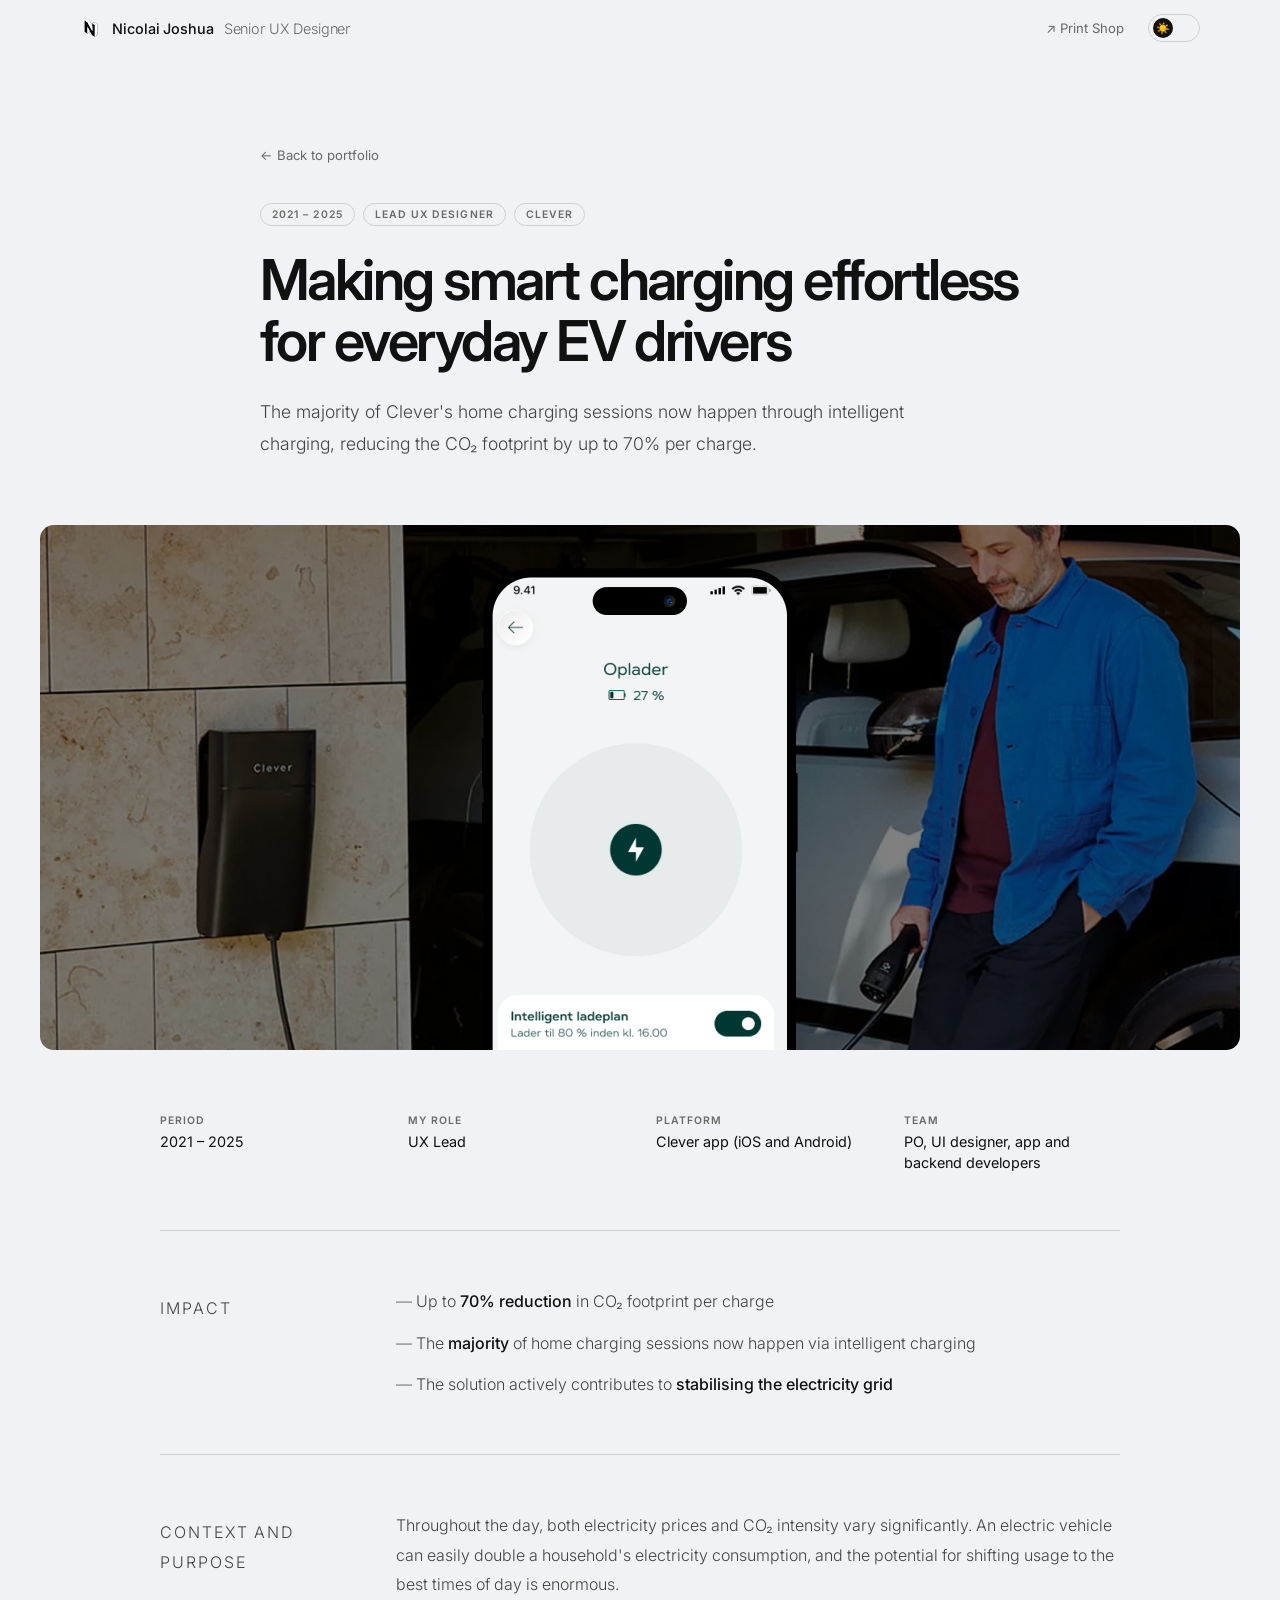
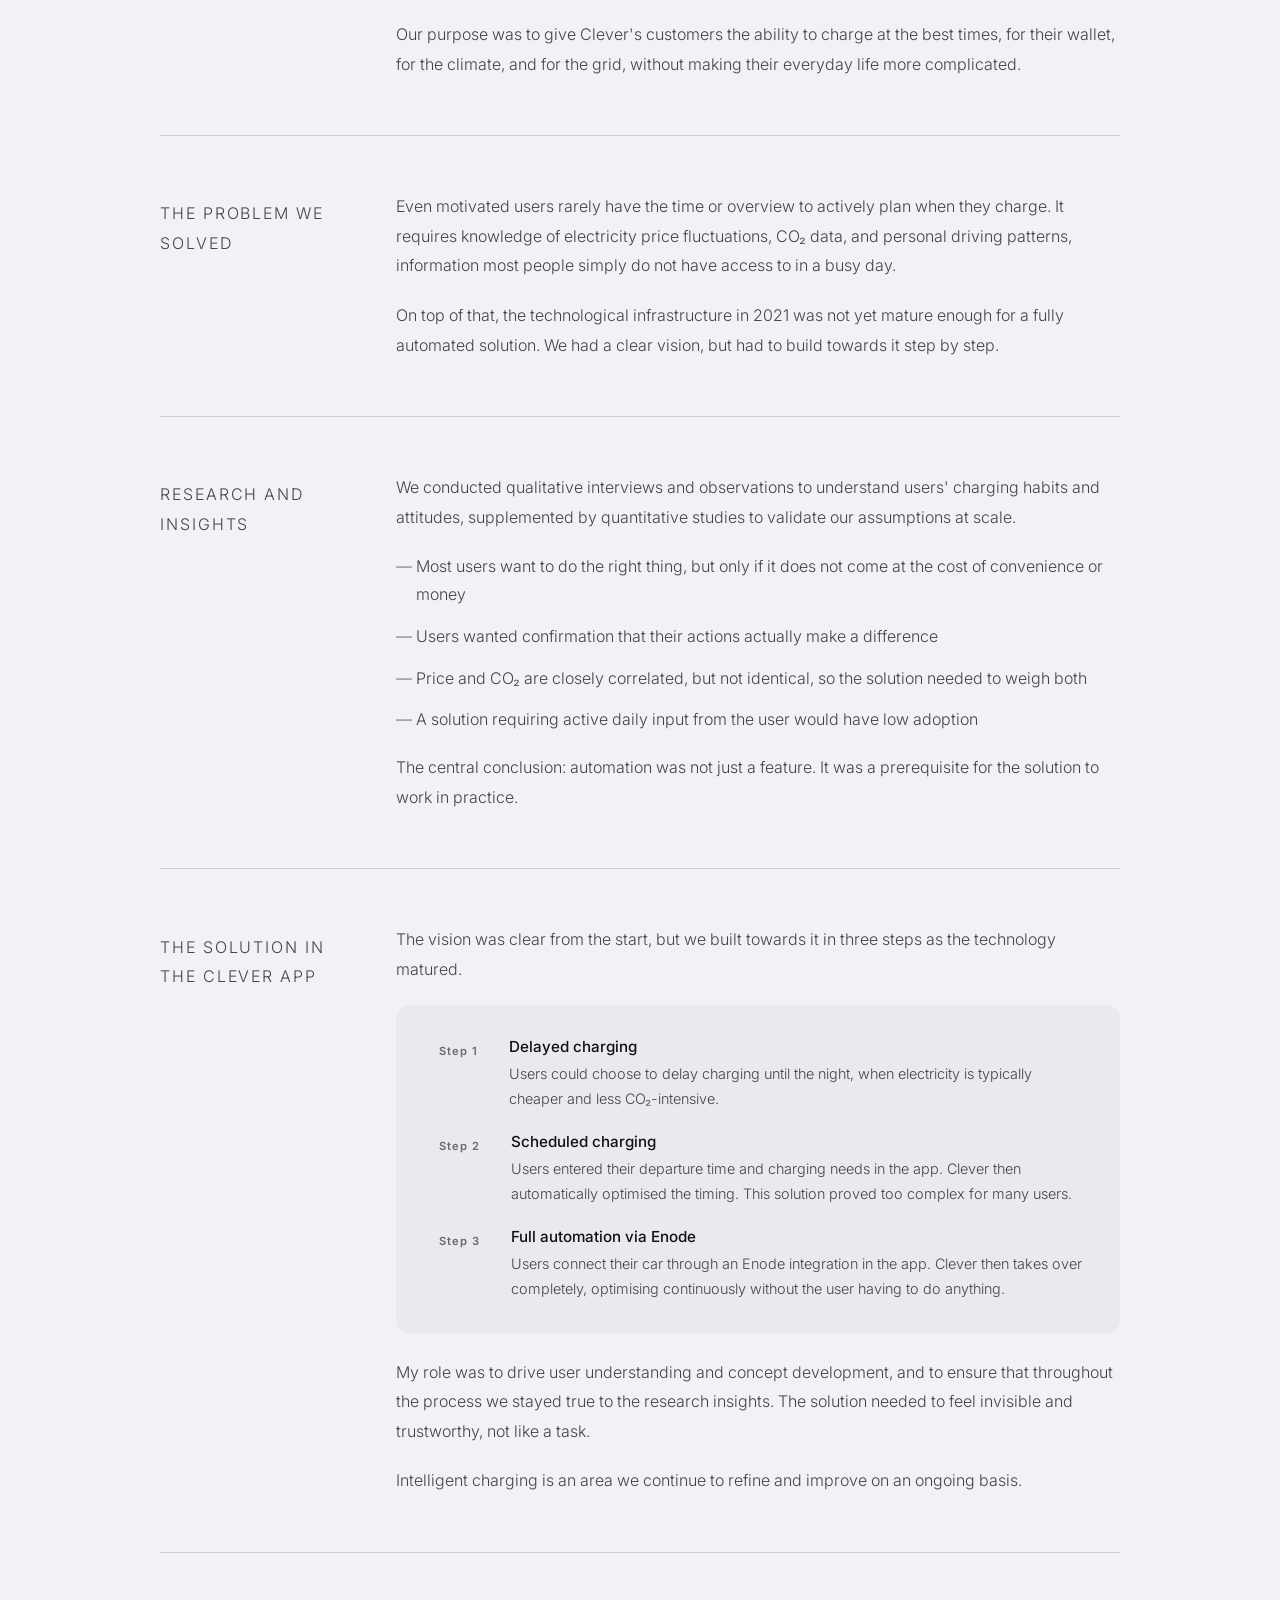
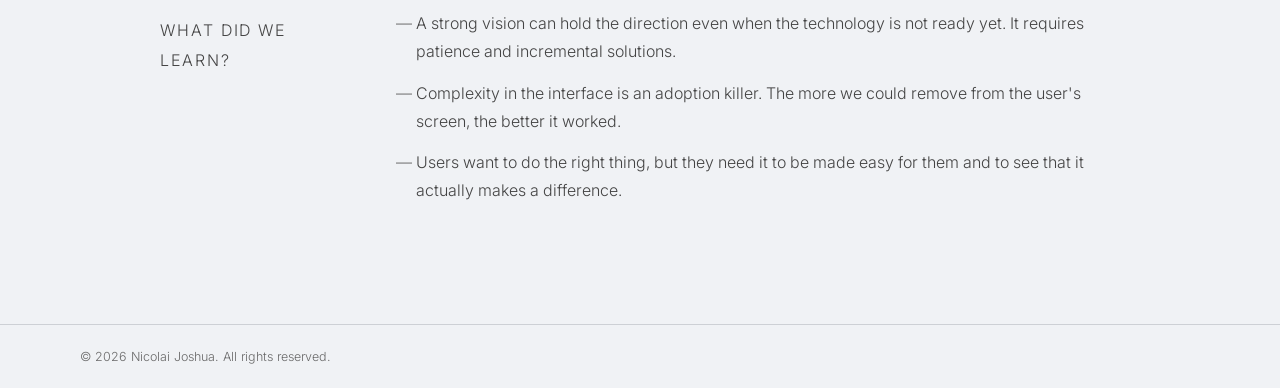
<file: case-intelligent-charging.html>
<!DOCTYPE html>
<html lang="en">
<head>
<meta charset="UTF-8">
<meta name="viewport" content="width=device-width, initial-scale=1.0, viewport-fit=cover">
<meta name="color-scheme" content="light dark">
<script src="assets/js/theme.js?v=20260611-6"></script>
<!-- Cloudflare Web Analytics -->
<script defer src="https://static.cloudflareinsights.com/beacon.min.js" data-cf-beacon='{"token":"ebe53291910f4ebea6fbabf977471f56"}'></script>
<!-- End Cloudflare Web Analytics -->
<title>Intelligent Charging — Nicolai Joshua</title>
<meta name="description" content="Case study: How Clever made it possible for EV drivers to charge at the cheapest and least CO₂-intensive times, automatically.">
<link rel="canonical" href="https://nicolaijoshua.com/case-intelligent-charging.html">
<meta name="author" content="Nicolai Joshua">
<meta property="og:type" content="article">
<meta property="og:site_name" content="Nicolai Joshua">
<meta property="og:title" content="Intelligent Charging — Nicolai Joshua">
<meta property="og:description" content="Case study: How Clever made it possible for EV drivers to charge at the cheapest and least CO₂-intensive times, automatically.">
<meta property="og:url" content="https://nicolaijoshua.com/case-intelligent-charging.html">
<meta property="og:image" content="https://nicolaijoshua.com/case-intelligent-opladning.jpg">
<meta property="og:image:alt" content="Clever app showing intelligent charging plan on a phone screen">
<meta name="twitter:card" content="summary_large_image">
<meta name="twitter:title" content="Intelligent Charging — Nicolai Joshua">
<meta name="twitter:description" content="Case study: How Clever made it possible for EV drivers to charge at the cheapest and least CO₂-intensive times, automatically.">
<meta name="twitter:image" content="https://nicolaijoshua.com/case-intelligent-opladning.jpg">
<link rel="icon" type="image/svg+xml" href="/favicon.svg">
<link rel="icon" type="image/png" sizes="96x96" href="/favicon-96x96.png">
<link rel="icon" type="image/x-icon" href="/favicon.ico">
<link rel="apple-touch-icon" href="/apple-touch-icon.png">
<link rel="manifest" href="/site.webmanifest">
<link rel="preconnect" href="https://fonts.googleapis.com">
<link rel="preconnect" href="https://fonts.gstatic.com" crossorigin>
<link href="https://fonts.googleapis.com/css2?family=Inter:wght@300;400;500;600&display=swap" rel="stylesheet">
<script type="application/ld+json">
{
  "@context": "https://schema.org",
  "@type": "CreativeWork",
  "@id": "https://nicolaijoshua.com/case-intelligent-charging.html#case-study",
  "url": "https://nicolaijoshua.com/case-intelligent-charging.html",
  "name": "Intelligent Charging",
  "headline": "Intelligent Charging",
  "description": "Case study: How Clever made it possible for EV drivers to charge at the cheapest and least CO2-intensive times, automatically.",
  "image": "https://nicolaijoshua.com/case-intelligent-opladning.jpg",
  "author": {
    "@type": "Person",
    "name": "Nicolai Joshua",
    "url": "https://nicolaijoshua.com/"
  },
  "publisher": {
    "@type": "Person",
    "name": "Nicolai Joshua",
    "url": "https://nicolaijoshua.com/"
  },
  "inLanguage": "en",
  "about": [
    "UX design",
    "EV charging",
    "Intelligent charging",
    "Clever app"
  ]
}
</script>
<style>
  *, *::before, *::after { box-sizing: border-box; margin: 0; padding: 0; }

  :root {
    --bg: #f0f2f5;
    --white: #ffffff;
    --black: #111111;
    --gray-mid: #696969;
    --gray-light: #696969;
    --card-bg: #e8eaed;
    --border: #cdd0d5;
    --body-text: #444444;
    --max: 1200px;
    --content: 760px;
    --label-width: 180px;
    --radius: 14px;
    --panel-padding: 2rem;
  }

  body.dark,
  html.dark {
    --bg: #141414;
    --white: #141414;
    --black: #f0f0f0;
    --gray-mid: #999999;
    --gray-light: #999999;
    --card-bg: #1f1f1f;
    --border: #333333;
    --body-text: #aaaaaa;
  }

  body.dark nav,
  html.dark nav {
    background: rgba(20, 20, 20, 0.88);
  }

  /* ─── DARK MODE TOGGLE ─── */
  .theme-toggle {
    background: none;
    border: 1px solid var(--border);
    border-radius: 999px;
    width: 52px;
    height: 28px;
    cursor: pointer;
    position: relative;
    display: flex;
    align-items: center;
    padding: 0 4px;
    transition: background 0.2s, border-color 0.2s;
    flex-shrink: 0;
  }

  .toggle-thumb {
    width: 20px;
    height: 20px;
    border-radius: 50%;
    background: var(--black);
    display: flex;
    align-items: center;
    justify-content: center;
    transition: transform 0.25s cubic-bezier(0.4,0,0.2,1), background 0.2s;
    font-size: 11px;
    line-height: 1;
  }

  body.dark .toggle-thumb,
  html.dark .toggle-thumb {
    transform: translateX(24px);
  }

  html { background: var(--bg); scroll-behavior: smooth; }

  body {
    font-family: 'Inter', sans-serif;
    background: var(--bg);
    color: var(--black);
    -webkit-font-smoothing: antialiased;
    font-size: 16px;
  }

  /* ─── NAV ─── */
  nav {
    position: fixed;
    top: 0; left: 0; right: 0;
    z-index: 100;
    background: rgba(240, 242, 245, 0.88);
    backdrop-filter: blur(12px);
    -webkit-backdrop-filter: blur(12px);
  }

  .nav-inner {
    max-width: var(--max);
    margin: 0 auto;
    padding: 0 2.5rem;
    height: 56px;
    display: flex;
    align-items: center;
    justify-content: space-between;
  }

  .nav-left {
    display: flex;
    align-items: center;
    gap: 0.65rem;
  }

  .nav-line {
  width: 22px;
  height: 22px;
  background: url('/favicon.svg') center / contain no-repeat;
  flex-shrink: 0;
  display: block;
}

  .nav-name {
    font-size: 0.9rem;
    font-weight: 500;
    color: var(--black);
    text-decoration: none;
    letter-spacing: -0.01em;
  }

  .nav-title {
    font-size: 0.9rem;
    font-weight: 300;
    color: var(--gray-mid);
    letter-spacing: -0.01em;
  }

  .nav-right {
    display: flex;
    align-items: center;
    gap: 1.5rem;
  }

  .nav-back {
    font-size: 0.82rem;
    font-weight: 400;
    color: var(--gray-mid);
    text-decoration: none;
    transition: color 0.15s;
  }

  .nav-back:hover { color: var(--black); }

  /* ─── CONTAINER ─── */
  .container {
    max-width: var(--max);
    margin: 0 auto;
    padding: 0 2.5rem;
  }

  /* ─── CASE HERO ─── */
  #case-hero {
    padding: 9rem 0 4rem;
  }

  .case-hero-inner {
    max-width: var(--content);
    margin: 0 auto;
  }

  .case-back {
    display: inline-flex;
    align-items: center;
    gap: 0.4rem;
    font-size: 0.82rem;
    font-weight: 400;
    color: var(--gray-mid);
    text-decoration: none;
    margin-bottom: 2.5rem;
    transition: color 0.15s;
  }

  .case-back:hover { color: var(--black); }

  .case-meta {
    display: flex;
    gap: 0.5rem;
    flex-wrap: wrap;
    margin-bottom: 1.5rem;
  }

  .case-tag {
    font-size: 0.65rem;
    font-weight: 600;
    letter-spacing: 0.1em;
    text-transform: uppercase;
    color: var(--gray-mid);
    border: 1px solid var(--border);
    border-radius: 999px;
    padding: 0.25rem 0.7rem;
  }

  .case-hero-title {
    font-size: clamp(2.1rem, 4.4vw, 4rem);
    font-weight: 600;
    letter-spacing: -0.045em;
    line-height: 1.08;
    color: var(--black);
    margin-bottom: 1.5rem;
  }

  .case-hero-lead {
    font-size: 1.1rem;
    font-weight: 300;
    line-height: 1.85;
    color: var(--body-text);
    max-width: 62ch;
  }

  /* ─── CASE IMAGE ─── */
  .case-cover-wrap {
    max-width: 1400px;
    margin: 0 auto;
    padding: 0 2.5rem;
  }

  .case-cover-frame {
    width: 100%;
    aspect-ratio: 16/7;
    border-radius: var(--radius);
    overflow: hidden;
    background: var(--border);
  }

  .case-cover {
    width: 100%;
    height: 100%;
    object-fit: cover;
    display: block;
    background: var(--border);
  }

  .case-cover-placeholder {
    width: 100%;
    aspect-ratio: 16/7;
    background: var(--card-bg);
    display: flex;
    align-items: center;
    justify-content: center;
  }

  .case-cover-placeholder span {
    font-size: 0.75rem;
    color: var(--gray-mid);
  }

  /* ─── FACTS ─── */
  #case-facts {
    padding: 4rem 0 3.5rem;
  }

  .facts-grid {
    max-width: 960px;
    margin: 0 auto;
    display: grid;
    grid-template-columns: repeat(4, 1fr);
    gap: 2rem;
    padding-bottom: 3.5rem;
    border-bottom: 1px solid var(--border);
  }

  .fact-item {
    display: flex;
    flex-direction: column;
    gap: 0.35rem;
  }

  .fact-label {
    font-size: 0.65rem;
    font-weight: 600;
    letter-spacing: 0.1em;
    text-transform: uppercase;
    color: var(--gray-mid);
  }

  .fact-value {
    font-size: 0.9rem;
    font-weight: 400;
    color: var(--black);
    line-height: 1.45;
  }

  /* ─── CASE CONTENT ─── */
  #case-content {
    padding: 0 0 4rem;
  }

  .case-content-inner {
    max-width: 960px;
    margin: 0 auto;
  }

  .case-section {
    display: grid;
    grid-template-columns: var(--label-width) minmax(0, 1fr);
    gap: 3.5rem;
    padding: 3.5rem 0;
    border-top: 1px solid var(--border);
  }

  .case-section:first-child {
    border-top: 0;
    padding-top: 0;
  }

  .case-section-label {
    font-size: 0.65rem;
    font-weight: 600;
    letter-spacing: 0.12em;
    text-transform: uppercase;
    color: var(--gray-mid);
    padding-top: 0.45rem;
  }

  .case-section-content {
    max-width: var(--content);
  }

  .case-section p {
    font-size: 1rem;
    font-weight: 300;
    line-height: 1.85;
    color: var(--body-text);
    margin-bottom: 1.25rem;
  }

  .case-section p:last-child {
    margin-bottom: 0;
  }

  .case-ul {
    list-style: none;
    display: flex;
    flex-direction: column;
    gap: 0.85rem;
  }

  .case-ul li {
    font-size: 1rem;
    font-weight: 300;
    line-height: 1.75;
    color: var(--body-text);
    padding-left: 1.25rem;
    position: relative;
  }

  .case-ul li::before {
    content: '—';
    position: absolute;
    left: 0;
    color: var(--gray-mid);
    font-weight: 300;
  }

  /* Steps */
  .case-steps {
    background: var(--card-bg);
    border-radius: var(--radius);
    padding: var(--panel-padding);
    display: flex;
    flex-direction: column;
    gap: 1.25rem;
    margin: 1rem 0 1.5rem;
  }

  .case-step {
    display: grid;
    grid-template-columns: auto 1fr;
    gap: 1.25rem;
    align-items: start;
  }

  .case-step-number {
    font-size: 0.7rem;
    font-weight: 600;
    letter-spacing: 0.08em;
    color: var(--gray-mid);
    background: var(--card-bg);
    border-radius: 999px;
    padding: 0.3rem 0.7rem;
    white-space: nowrap;
    margin-top: 0.15rem;
  }

  .case-step-body {
    display: flex;
    flex-direction: column;
    gap: 0.35rem;
  }

  .case-step-title {
    font-size: 0.95rem;
    font-weight: 500;
    color: var(--black);
  }

  .case-step-text {
    font-size: 0.9rem;
    font-weight: 300;
    line-height: 1.75;
    color: var(--body-text);
  }

  /* Impact callout */
  .case-impact {
    background: var(--card-bg);
    border-radius: var(--radius);
    padding: var(--panel-padding);
    display: flex;
    gap: 3rem;
    flex-wrap: wrap;
    margin-top: 1rem;
  }

  .impact-stat {
    display: flex;
    flex-direction: column;
    gap: 0.3rem;
  }

  .impact-value {
    font-size: 1.6rem;
    font-weight: 600;
    letter-spacing: -0.03em;
    color: var(--black);
  }

  .impact-label {
    font-size: 0.8rem;
    font-weight: 300;
    color: var(--gray-mid);
    max-width: 20ch;
    line-height: 1.4;
  }

  .case-ul li strong {
    font-weight: 500;
    color: var(--black);
  }

  /* ─── FOOTER ─── */
  footer {
    border-top: 1px solid var(--border);
  }

  .footer-inner {
    max-width: var(--max);
    margin: 0 auto;
    padding: 1.5rem 2.5rem;
    display: flex;
    justify-content: space-between;
    align-items: center;
  }

  footer span {
    font-size: 0.78rem;
    font-weight: 300;
    color: var(--gray-mid);
  }

  /* ─── RESPONSIVE ─── */
  @media (max-width: 900px) {
    .footer-inner { flex-direction: column; gap: 0.5rem; }
    .facts-grid { grid-template-columns: repeat(2, 1fr); }
    .case-section { grid-template-columns: 1fr; gap: 1.25rem; padding: 3rem 0; }
    .case-section-label { padding-top: 0; }
    .case-impact { gap: 1.5rem; }
  }

  @media (max-width: 560px) {
    :root { --panel-padding: 1.35rem; }
    .container, .nav-inner, .case-cover-wrap, .footer-inner { padding-left: 1.25rem; padding-right: 1.25rem; }
    .nav-title { display: none; }
    #case-hero { padding: 7rem 0 3rem; }
    .case-cover-frame {
      aspect-ratio: 1/1;
      border-radius: 10px;
    }
    .facts-grid { grid-template-columns: 1fr; gap: 1.5rem; padding-bottom: 3rem; }
  }
</style>
<link rel="stylesheet" href="assets/css/cursor.css">
</head>
<body>

<!-- NAV -->
<nav>
  <div class="nav-inner">
    <div class="nav-left">
      <div class="nav-line"></div>
      <a class="nav-name" href="index.html">Nicolai Joshua</a>
      <span class="nav-title">Senior UX Designer</span>
    </div>
    <div class="nav-right">
      <a class="nav-back" href="https://shop.nicolaijoshua.com" target="_blank">↗ Print Shop</a>
      <button class="theme-toggle" id="themeToggle" aria-label="Toggle dark mode">
        <span class="toggle-thumb" id="toggleIcon">☀️</span>
      </button>
    </div>
  </div>
</nav>

<!-- HERO -->
<section id="case-hero">
  <div class="container">
    <div class="case-hero-inner">
      <a class="case-back" href="index.html">← Back to portfolio</a>
      <div class="case-meta">
        <span class="case-tag">2021 – 2025</span>
        <span class="case-tag">Lead UX Designer</span>
        <span class="case-tag">Clever</span>
      </div>
      <h1 class="case-hero-title">Making smart charging effortless for everyday EV drivers</h1>
      <p class="case-hero-lead">The majority of Clever's home charging sessions now happen through intelligent charging, reducing the CO₂ footprint by up to 70% per charge.</p>
    </div>
  </div>
</section>

<!-- COVER IMAGE -->
<div class="case-cover-wrap">
  <div class="case-cover-frame">
    <img class="case-cover" src="case-intelligent-opladning.jpg" alt="Clever app showing intelligent charging plan on a phone screen">
  </div>
</div>

<!-- FACTS -->
<section id="case-facts">
  <div class="container">
    <div class="facts-grid">
      <div class="fact-item">
        <span class="fact-label">Period</span>
        <span class="fact-value">2021 – 2025</span>
      </div>
      <div class="fact-item">
        <span class="fact-label">My role</span>
        <span class="fact-value">UX Lead</span>
      </div>
      <div class="fact-item">
        <span class="fact-label">Platform</span>
        <span class="fact-value">Clever app (iOS and Android)</span>
      </div>
      <div class="fact-item">
        <span class="fact-label">Team</span>
        <span class="fact-value">PO, UI designer, app and backend developers</span>
      </div>
    </div>
  </div>
</section>

<!-- CONTENT -->
<section id="case-content">
  <div class="container">
    <div class="case-content-inner">

      <!-- Impact -->
      <div class="case-section">
        <p class="case-section-label">Impact</p>
        <div class="case-section-content">
          <ul class="case-ul">
            <li>Up to <strong>70% reduction</strong> in CO₂ footprint per charge</li>
            <li>The <strong>majority</strong> of home charging sessions now happen via intelligent charging</li>
            <li>The solution actively contributes to <strong>stabilising the electricity grid</strong></li>
          </ul>
        </div>
      </div>

      <!-- Context -->
      <div class="case-section">
        <p class="case-section-label">Context and purpose</p>
        <div class="case-section-content">
          <p>Throughout the day, both electricity prices and CO₂ intensity vary significantly. An electric vehicle can easily double a household's electricity consumption, and the potential for shifting usage to the best times of day is enormous.</p>
          <p>Our purpose was to give Clever's customers the ability to charge at the best times, for their wallet, for the climate, and for the grid, without making their everyday life more complicated.</p>
        </div>
      </div>

      <!-- Problem -->
      <div class="case-section">
        <p class="case-section-label">The problem we solved</p>
        <div class="case-section-content">
          <p>Even motivated users rarely have the time or overview to actively plan when they charge. It requires knowledge of electricity price fluctuations, CO₂ data, and personal driving patterns, information most people simply do not have access to in a busy day.</p>
          <p>On top of that, the technological infrastructure in 2021 was not yet mature enough for a fully automated solution. We had a clear vision, but had to build towards it step by step.</p>
        </div>
      </div>

      <!-- Research -->
      <div class="case-section">
        <p class="case-section-label">Research and insights</p>
        <div class="case-section-content">
          <p>We conducted qualitative interviews and observations to understand users' charging habits and attitudes, supplemented by quantitative studies to validate our assumptions at scale.</p>
          <ul class="case-ul">
            <li>Most users want to do the right thing, but only if it does not come at the cost of convenience or money</li>
            <li>Users wanted confirmation that their actions actually make a difference</li>
            <li>Price and CO₂ are closely correlated, but not identical, so the solution needed to weigh both</li>
            <li>A solution requiring active daily input from the user would have low adoption</li>
          </ul>
          <p style="margin-top: 1.25rem;">The central conclusion: automation was not just a feature. It was a prerequisite for the solution to work in practice.</p>
        </div>
      </div>

      <!-- Solution -->
      <div class="case-section">
        <p class="case-section-label">The solution in the Clever app</p>
        <div class="case-section-content">
          <p>The vision was clear from the start, but we built towards it in three steps as the technology matured.</p>
          <div class="case-steps">
            <div class="case-step">
              <span class="case-step-number">Step 1</span>
              <div class="case-step-body">
                <span class="case-step-title">Delayed charging</span>
                <span class="case-step-text">Users could choose to delay charging until the night, when electricity is typically cheaper and less CO₂-intensive.</span>
              </div>
            </div>
            <div class="case-step">
              <span class="case-step-number">Step 2</span>
              <div class="case-step-body">
                <span class="case-step-title">Scheduled charging</span>
                <span class="case-step-text">Users entered their departure time and charging needs in the app. Clever then automatically optimised the timing. This solution proved too complex for many users.</span>
              </div>
            </div>
            <div class="case-step">
              <span class="case-step-number">Step 3</span>
              <div class="case-step-body">
                <span class="case-step-title">Full automation via Enode</span>
                <span class="case-step-text">Users connect their car through an Enode integration in the app. Clever then takes over completely, optimising continuously without the user having to do anything.</span>
              </div>
            </div>
          </div>
          <p style="margin-top: 1.5rem;">My role was to drive user understanding and concept development, and to ensure that throughout the process we stayed true to the research insights. The solution needed to feel invisible and trustworthy, not like a task.</p>
          <p>Intelligent charging is an area we continue to refine and improve on an ongoing basis.</p>
        </div>
      </div>

      <!-- Learnings -->
      <div class="case-section">
        <p class="case-section-label">What did we learn?</p>
        <div class="case-section-content">
          <ul class="case-ul">
            <li>A strong vision can hold the direction even when the technology is not ready yet. It requires patience and incremental solutions.</li>
            <li>Complexity in the interface is an adoption killer. The more we could remove from the user's screen, the better it worked.</li>
            <li>Users want to do the right thing, but they need it to be made easy for them and to see that it actually makes a difference.</li>
          </ul>
        </div>
      </div>

    </div>
  </div>
</section>

<footer>
  <div class="footer-inner">
    <span>© 2026 Nicolai Joshua. All rights reserved.</span>
  </div>
</footer>

</body>
</html>
</file>
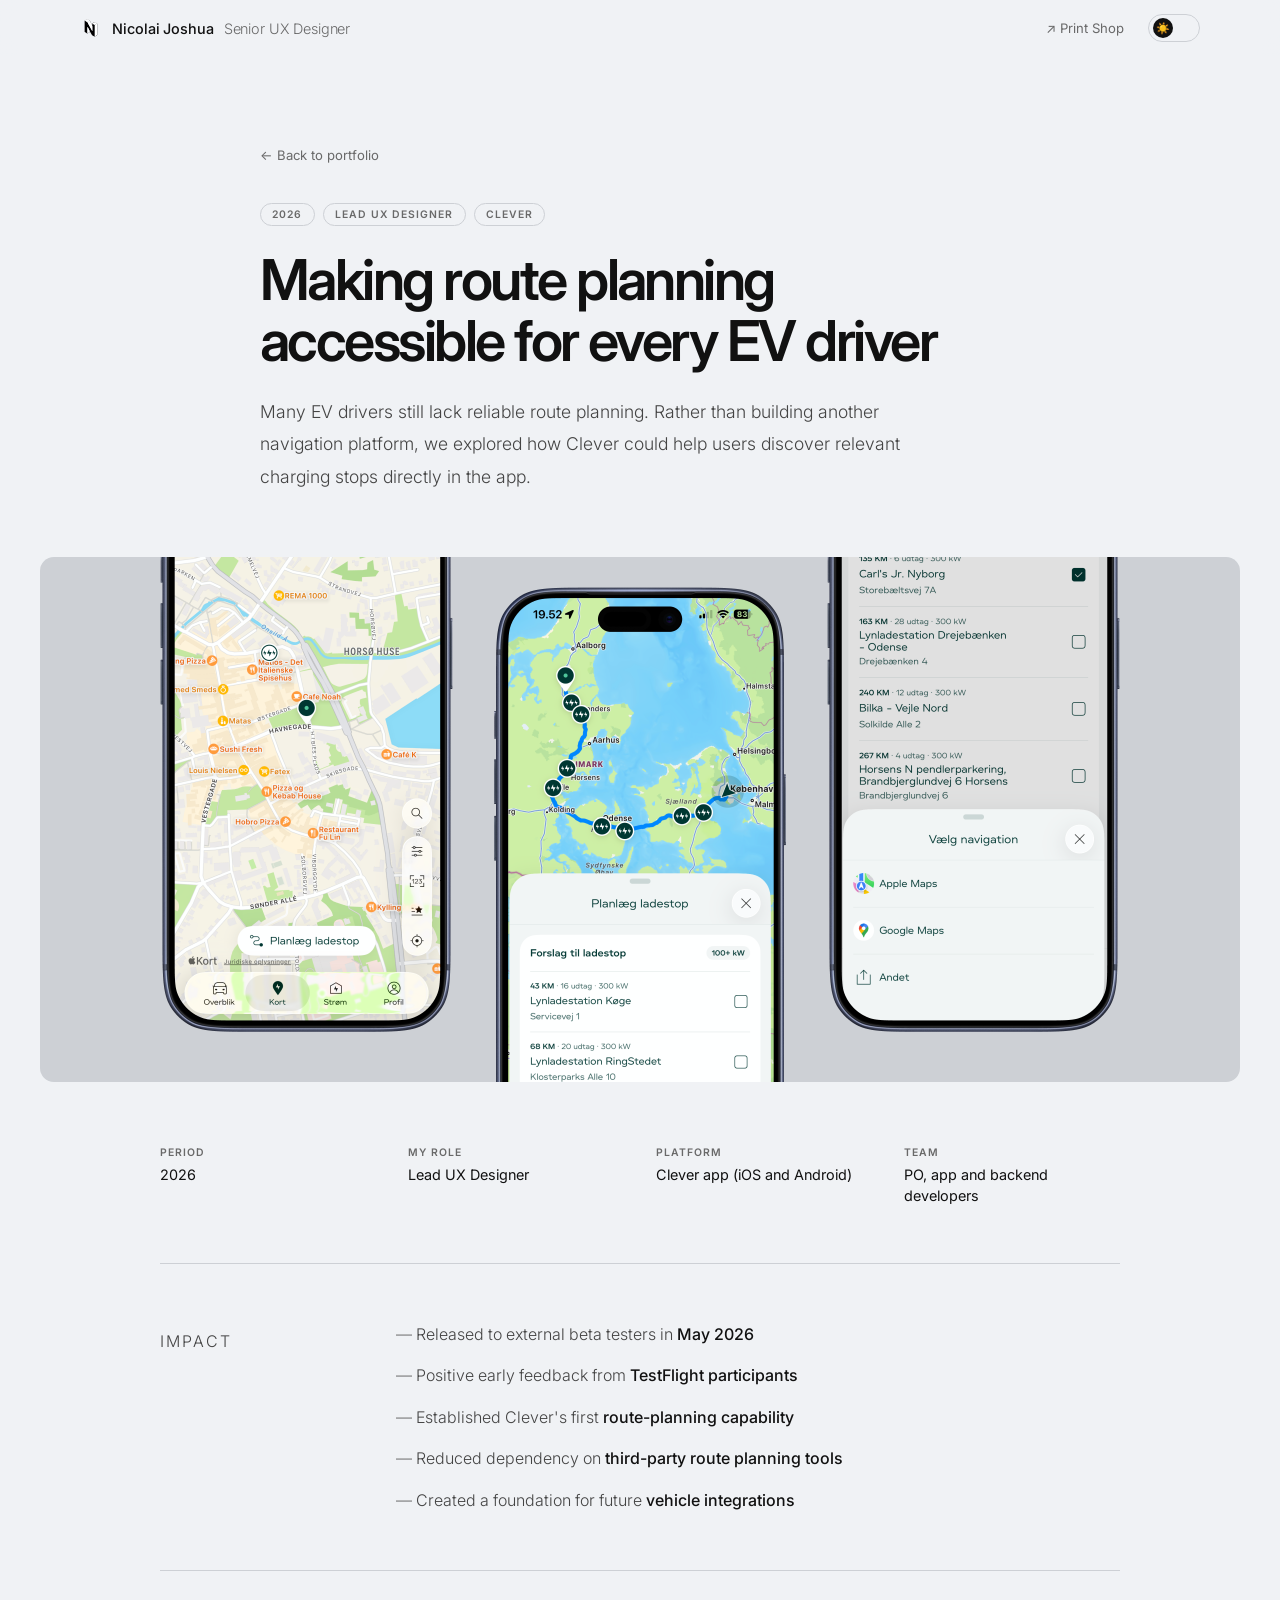
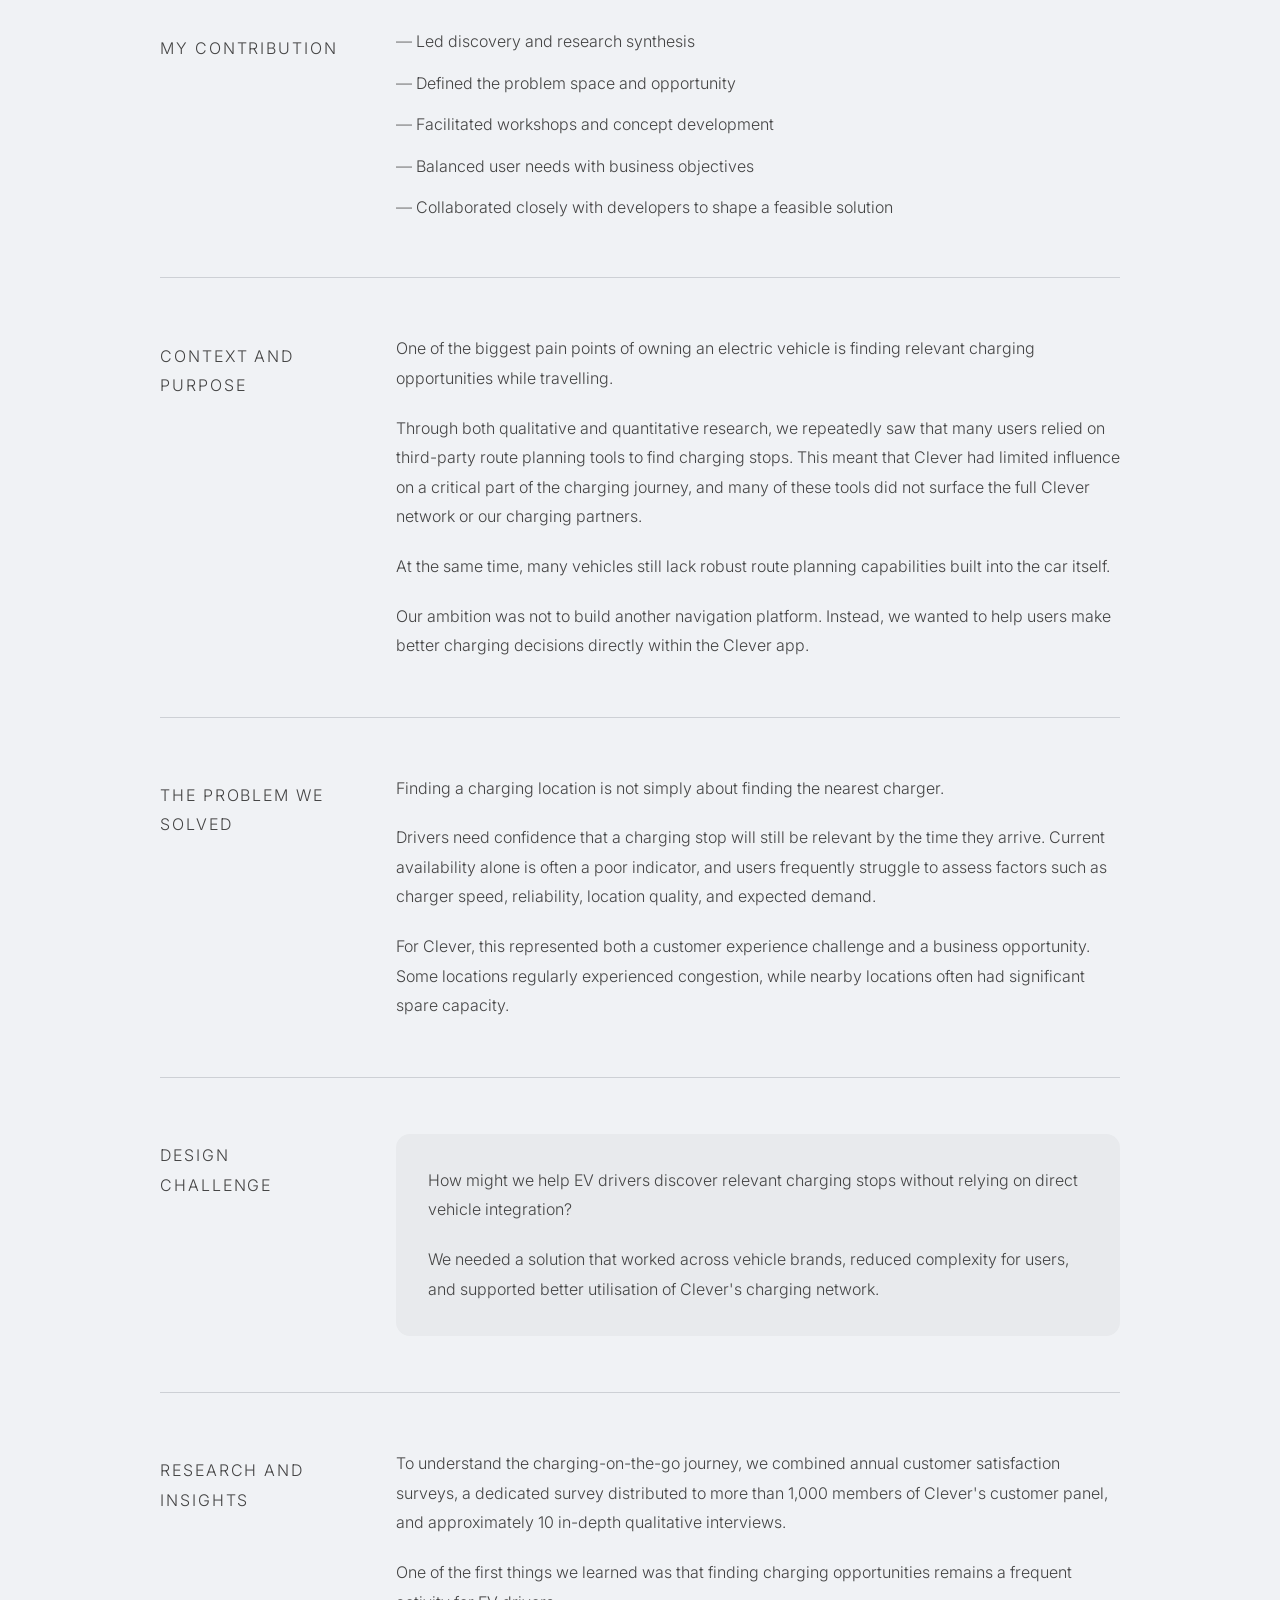
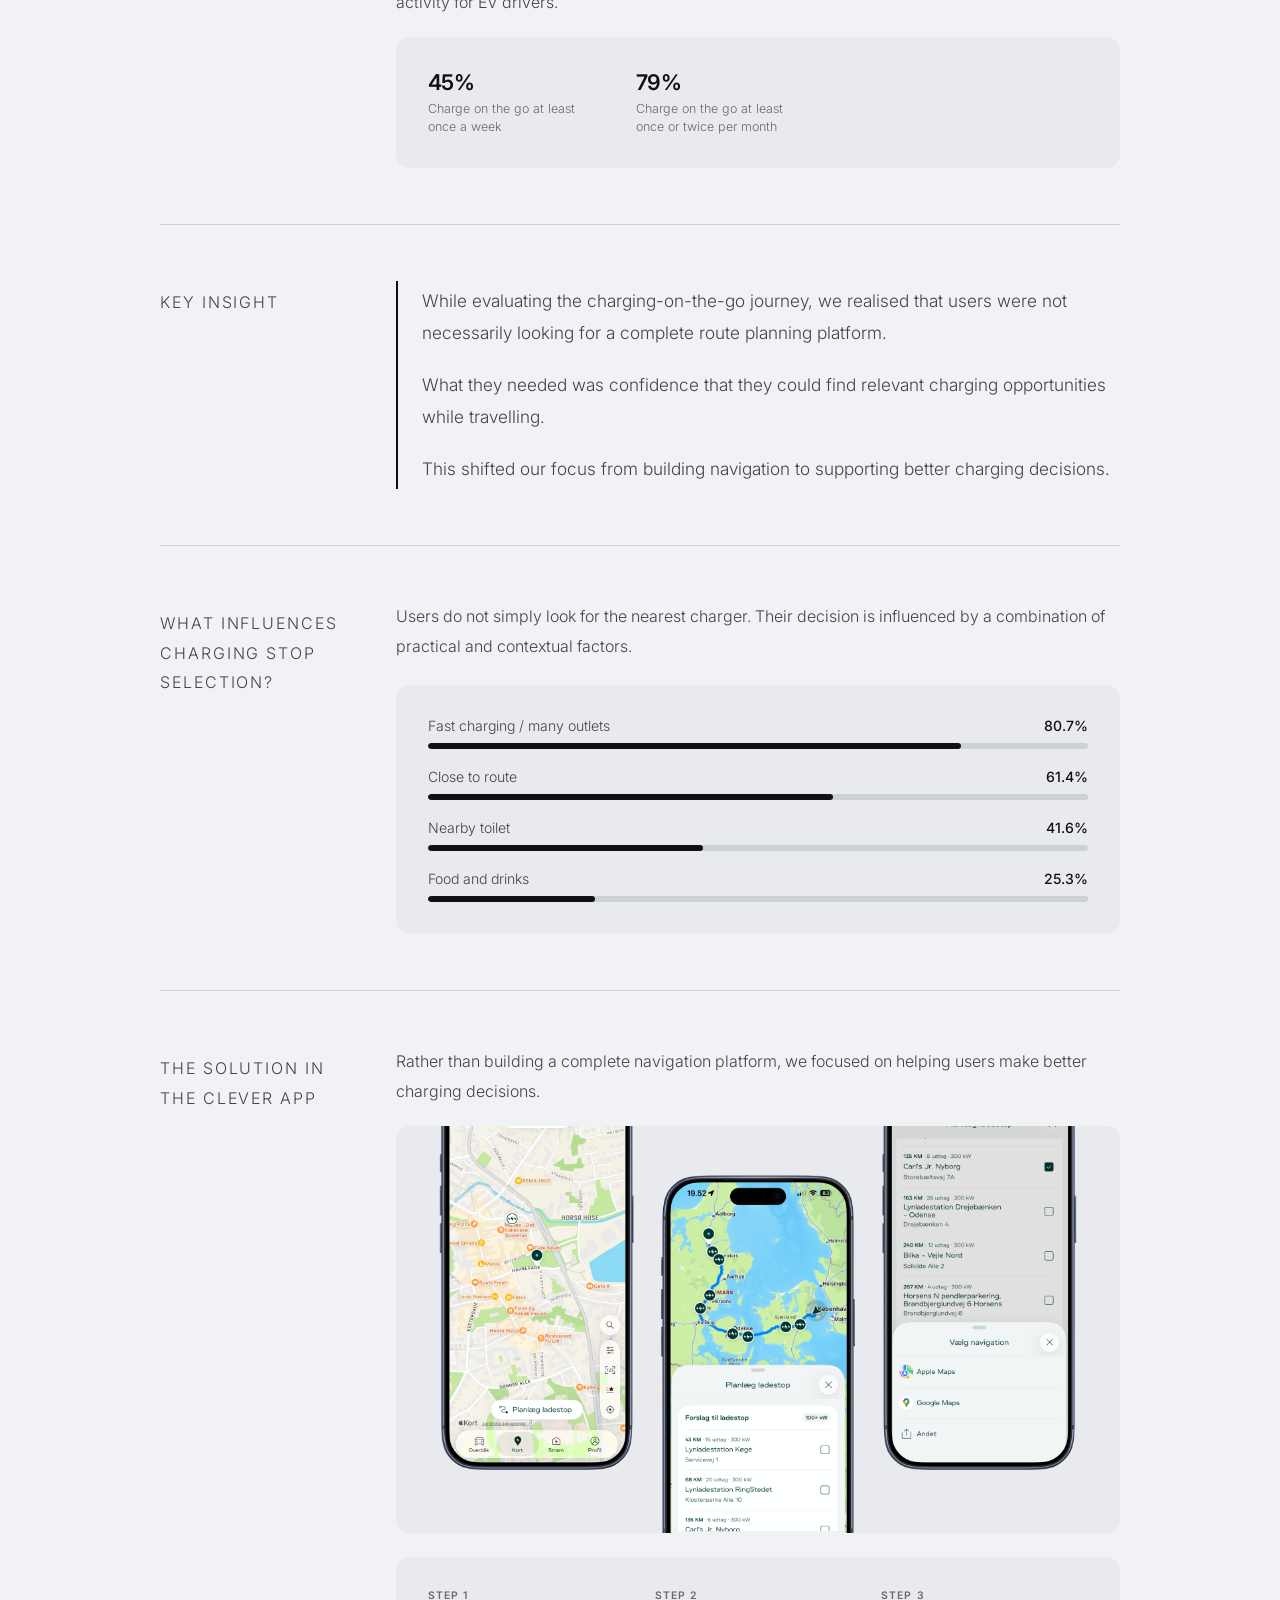
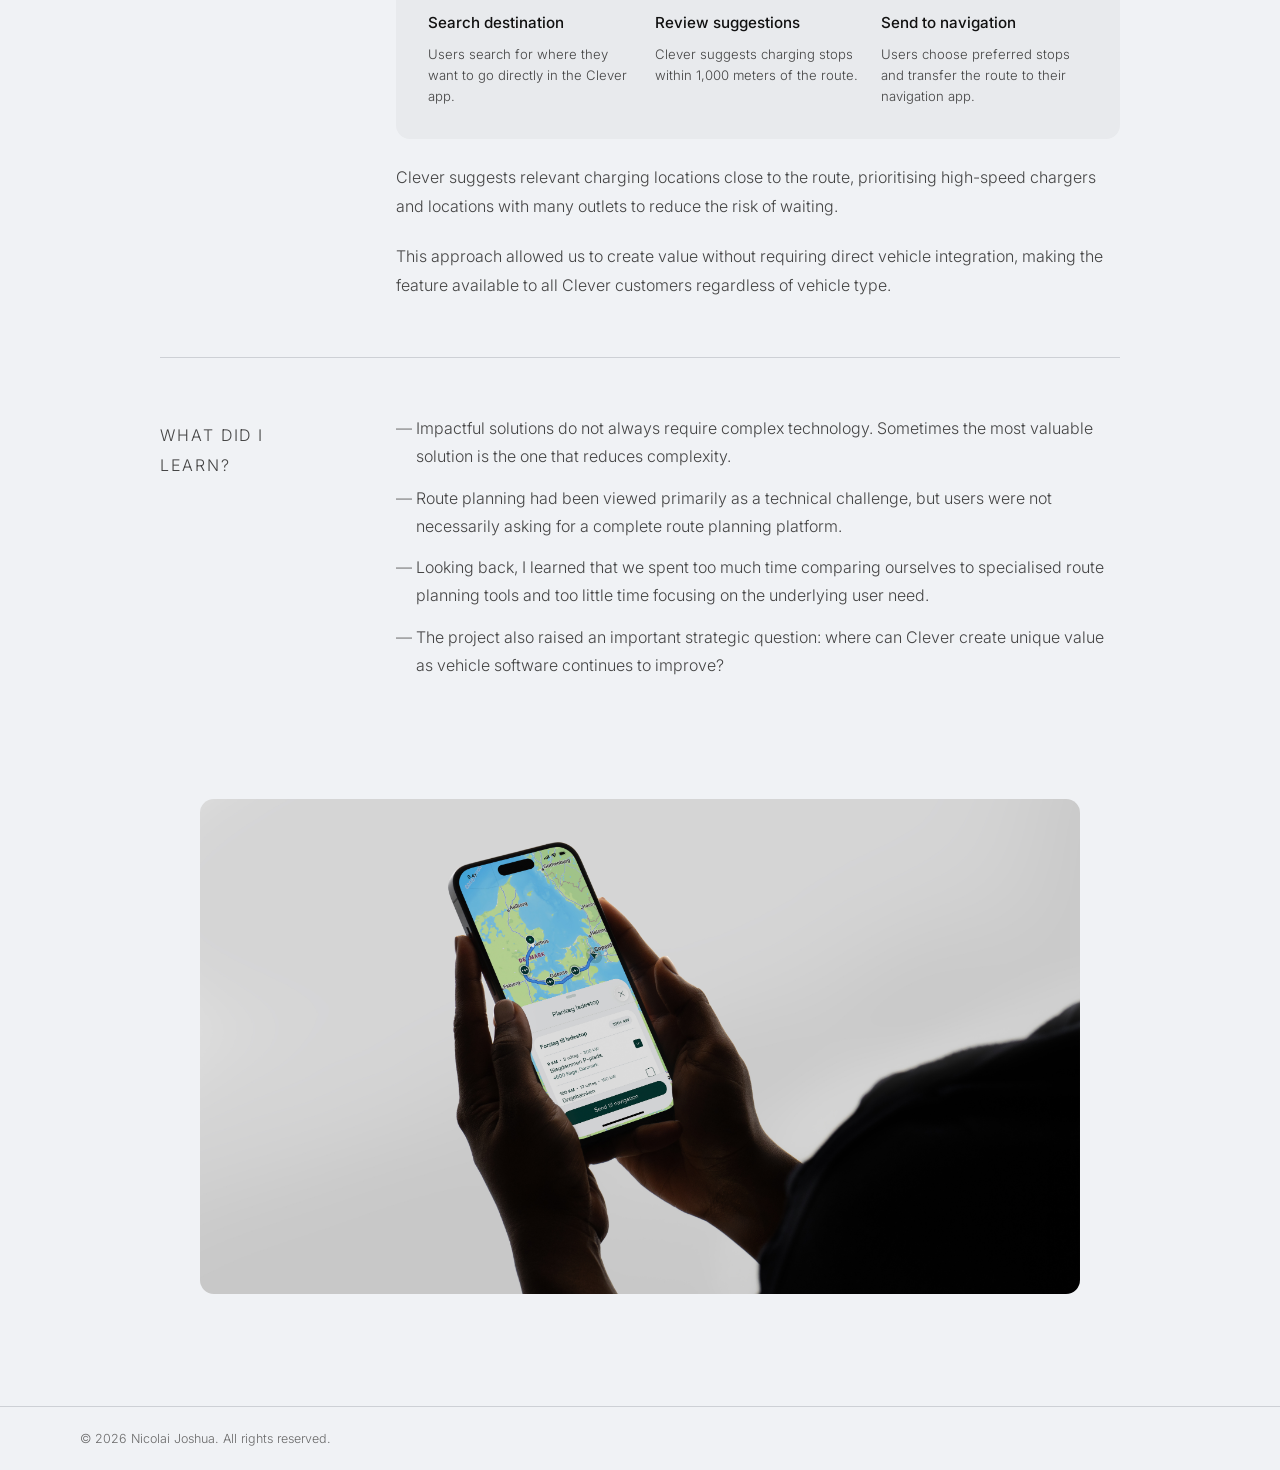
<file: case-route-planning.html>
<!DOCTYPE html>
<html lang="en">
<head>
<meta charset="UTF-8">
<meta name="viewport" content="width=device-width, initial-scale=1.0, viewport-fit=cover">
<meta name="color-scheme" content="light dark">
<script src="assets/js/theme.js?v=20260611-6"></script>
<!-- Cloudflare Web Analytics -->
<script defer src="https://static.cloudflareinsights.com/beacon.min.js" data-cf-beacon='{"token":"ebe53291910f4ebea6fbabf977471f56"}'></script>
<!-- End Cloudflare Web Analytics -->
<title>Making route planning accessible for every EV driver — Nicolai Joshua</title>
<meta name="description" content="Case study: How Clever made route planning accessible for more EV drivers by suggesting relevant charging stops directly in the app.">
<link rel="canonical" href="https://nicolaijoshua.com/case-route-planning.html">
<meta name="author" content="Nicolai Joshua">
<meta property="og:type" content="article">
<meta property="og:site_name" content="Nicolai Joshua">
<meta property="og:title" content="Making route planning accessible for every EV driver — Nicolai Joshua">
<meta property="og:description" content="Case study: How Clever made route planning accessible for more EV drivers by suggesting relevant charging stops directly in the app.">
<meta property="og:url" content="https://nicolaijoshua.com/case-route-planning.html">
<meta property="og:image" content="https://nicolaijoshua.com/case-route-planning-hero.png">
<meta property="og:image:alt" content="Clever route planning feature showing suggested charging stops">
<meta name="twitter:card" content="summary_large_image">
<meta name="twitter:title" content="Making route planning accessible for every EV driver — Nicolai Joshua">
<meta name="twitter:description" content="Case study: How Clever made route planning accessible for more EV drivers by suggesting relevant charging stops directly in the app.">
<meta name="twitter:image" content="https://nicolaijoshua.com/case-route-planning-hero.png">
<link rel="icon" type="image/svg+xml" href="/favicon.svg">
<link rel="icon" type="image/png" sizes="96x96" href="/favicon-96x96.png">
<link rel="icon" type="image/x-icon" href="/favicon.ico">
<link rel="apple-touch-icon" href="/apple-touch-icon.png">
<link rel="manifest" href="/site.webmanifest">
<link rel="preconnect" href="https://fonts.googleapis.com">
<link rel="preconnect" href="https://fonts.gstatic.com" crossorigin>
<link href="https://fonts.googleapis.com/css2?family=Inter:wght@300;400;500;600&display=swap" rel="stylesheet">
<script type="application/ld+json">
{
  "@context": "https://schema.org",
  "@type": "CreativeWork",
  "@id": "https://nicolaijoshua.com/case-route-planning.html#case-study",
  "url": "https://nicolaijoshua.com/case-route-planning.html",
  "name": "Making route planning accessible for every EV driver",
  "headline": "Making route planning accessible for every EV driver",
  "description": "Case study: How Clever made route planning accessible for more EV drivers by suggesting relevant charging stops directly in the app.",
  "image": "https://nicolaijoshua.com/case-route-planning-hero.png",
  "author": {
    "@type": "Person",
    "name": "Nicolai Joshua",
    "url": "https://nicolaijoshua.com/"
  },
  "publisher": {
    "@type": "Person",
    "name": "Nicolai Joshua",
    "url": "https://nicolaijoshua.com/"
  },
  "inLanguage": "en",
  "about": [
    "UX design",
    "EV charging",
    "Route planning",
    "Clever app"
  ]
}
</script>
<style>
  *, *::before, *::after { box-sizing: border-box; margin: 0; padding: 0; }

  :root {
    --bg: #f0f2f5;
    --white: #ffffff;
    --black: #111111;
    --gray-mid: #696969;
    --gray-light: #696969;
    --card-bg: #e8eaed;
    --border: #cdd0d5;
    --body-text: #444444;
    --max: 1200px;
    --content: 760px;
    --label-width: 180px;
    --radius: 14px;
    --panel-padding: 2rem;
  }

  body.dark,
  html.dark {
    --bg: #141414;
    --white: #141414;
    --black: #f0f0f0;
    --gray-mid: #999999;
    --gray-light: #999999;
    --card-bg: #1f1f1f;
    --border: #333333;
    --body-text: #aaaaaa;
  }

  body.dark nav,
  html.dark nav { background: rgba(20, 20, 20, 0.88); }

  .theme-toggle { background: none; border: 1px solid var(--border); border-radius: 999px; width: 52px; height: 28px; cursor: pointer; position: relative; display: flex; align-items: center; padding: 0 4px; transition: background 0.2s, border-color 0.2s; flex-shrink: 0; }
  .toggle-thumb { width: 20px; height: 20px; border-radius: 50%; background: var(--black); display: flex; align-items: center; justify-content: center; transition: transform 0.25s cubic-bezier(0.4,0,0.2,1), background 0.2s; font-size: 11px; line-height: 1; }
  body.dark .toggle-thumb,
  html.dark .toggle-thumb { transform: translateX(24px); }
  html { background: var(--bg); scroll-behavior: smooth; }
  body { font-family: 'Inter', sans-serif; background: var(--bg); color: var(--black); -webkit-font-smoothing: antialiased; font-size: 16px; }
  nav { position: fixed; top: 0; left: 0; right: 0; z-index: 100; background: rgba(240, 242, 245, 0.88); backdrop-filter: blur(12px); -webkit-backdrop-filter: blur(12px); }
  .nav-inner { max-width: var(--max); margin: 0 auto; padding: 0 2.5rem; height: 56px; display: flex; align-items: center; justify-content: space-between; }
  .nav-left { display: flex; align-items: center; gap: 0.65rem; }
  .nav-line { width: 22px; height: 22px; background: url('/favicon.svg') center / contain no-repeat; flex-shrink: 0; display: block; }
  .nav-name { font-size: 0.9rem; font-weight: 500; color: var(--black); text-decoration: none; letter-spacing: -0.01em; }
  .nav-title { font-size: 0.9rem; font-weight: 300; color: var(--gray-mid); letter-spacing: -0.01em; }
  .nav-right { display: flex; align-items: center; gap: 1.5rem; }
  .nav-back { font-size: 0.82rem; font-weight: 400; color: var(--gray-mid); text-decoration: none; transition: color 0.15s; }
  .nav-back:hover { color: var(--black); }
  .container { max-width: var(--max); margin: 0 auto; padding: 0 2.5rem; }
  #case-hero { padding: 9rem 0 4rem; }
  .case-hero-inner { max-width: var(--content); margin: 0 auto; }
  .case-back { display: inline-flex; align-items: center; gap: 0.4rem; font-size: 0.82rem; font-weight: 400; color: var(--gray-mid); text-decoration: none; margin-bottom: 2.5rem; transition: color 0.15s; }
  .case-back:hover { color: var(--black); }
  .case-meta { display: flex; gap: 0.5rem; flex-wrap: wrap; margin-bottom: 1.5rem; }
  .case-tag { font-size: 0.65rem; font-weight: 600; letter-spacing: 0.1em; text-transform: uppercase; color: var(--gray-mid); border: 1px solid var(--border); border-radius: 999px; padding: 0.25rem 0.7rem; }
  .case-hero-title { font-size: clamp(2.1rem, 4.4vw, 4rem); font-weight: 600; letter-spacing: -0.045em; line-height: 1.08; color: var(--black); margin-bottom: 1.5rem; }
  .case-hero-lead { font-size: 1.1rem; font-weight: 300; line-height: 1.85; color: var(--body-text); max-width: 62ch; }
  .case-cover-wrap { max-width: 1400px; margin: 0 auto; padding: 0 2.5rem; }
  .case-cover-frame { width: 100%; aspect-ratio: 16/7; border-radius: var(--radius); overflow: hidden; background: var(--border); }
  .case-cover { width: 100%; height: 100%; object-fit: cover; display: block; }
  .media-placeholder { width: 100%; aspect-ratio: 16/9; border-radius: var(--radius); background: var(--card-bg); display: flex; align-items: center; justify-content: center; color: var(--gray-mid); font-size: 0.82rem; font-weight: 300; text-align: center; padding: 2rem; margin: 1rem 0 1.5rem; }
  .case-inline-media { width: 100%; aspect-ratio: 16/9; border-radius: var(--radius); object-fit: cover; display: block; background: var(--card-bg); margin: 1rem 0 1.5rem; }
  .case-bottom-media { max-width: 960px; margin: 0 auto 7rem; padding: 0 2.5rem; }
  .case-bottom-image { width: 100%; aspect-ratio: 16/9; border-radius: var(--radius); object-fit: cover; display: block; background: var(--card-bg); }
  #case-facts { padding: 4rem 0 3.5rem; }
  .facts-grid { max-width: 960px; margin: 0 auto; display: grid; grid-template-columns: repeat(4, 1fr); gap: 2rem; padding-bottom: 3.5rem; border-bottom: 1px solid var(--border); }
  .fact-item { display: flex; flex-direction: column; gap: 0.35rem; }
  .fact-label { font-size: 0.65rem; font-weight: 600; letter-spacing: 0.1em; text-transform: uppercase; color: var(--gray-mid); }
  .fact-value { font-size: 0.9rem; font-weight: 400; color: var(--black); line-height: 1.45; }
  #case-content { padding: 0 0 4rem; }
  .case-content-inner { max-width: 960px; margin: 0 auto; }
  .case-section { display: grid; grid-template-columns: var(--label-width) minmax(0, 1fr); gap: 3.5rem; padding: 3.5rem 0; border-top: 1px solid var(--border); }
  .case-section:first-child { border-top: 0; padding-top: 0; }
  .case-section-label { font-size: 0.65rem; font-weight: 600; letter-spacing: 0.12em; text-transform: uppercase; color: var(--gray-mid); padding-top: 0.45rem; }
  .case-section-content { max-width: var(--content); }
  .case-section p { font-size: 1rem; font-weight: 300; line-height: 1.85; color: var(--body-text); margin-bottom: 1.25rem; }
  .case-section p:last-child { margin-bottom: 0; }
  .case-ul { list-style: none; display: flex; flex-direction: column; gap: 0.85rem; }
  .case-ul li { font-size: 1rem; font-weight: 300; line-height: 1.75; color: var(--body-text); padding-left: 1.25rem; position: relative; }
  .case-ul li::before { content: '—'; position: absolute; left: 0; color: var(--gray-mid); font-weight: 300; }
  .case-ul li strong { font-weight: 500; color: var(--black); }
  .panel, .case-impact, .research-bars, .mini-flow { background: var(--card-bg); border-radius: var(--radius); padding: var(--panel-padding); }
  .panel p { color: var(--body-text); }
  .case-impact { display: flex; gap: 3rem; flex-wrap: wrap; margin-top: 1rem; }
  .impact-stat { display: flex; flex-direction: column; gap: 0.3rem; }
  .impact-value { font-size: 1.35rem; font-weight: 600; letter-spacing: -0.03em; color: var(--black); }
  .impact-label { font-size: 0.78rem; font-weight: 300; color: var(--gray-mid); max-width: 20ch; line-height: 1.45; }
  .insight-panel { border-left: 2px solid var(--black); padding: 0.25rem 0 0.25rem 1.5rem; }
  .insight-panel p { font-size: 1.08rem; color: var(--body-text); }
  .research-bars { display: flex; flex-direction: column; gap: 1.2rem; margin-top: 1.5rem; }
  .research-bar { display: flex; flex-direction: column; gap: 0.55rem; }
  .research-bar-top { display: flex; justify-content: space-between; gap: 1rem; font-size: 0.88rem; font-weight: 300; color: var(--body-text); }
  .research-bar-top strong { font-weight: 500; color: var(--black); }
  .research-bar-track { width: 100%; height: 6px; border-radius: 999px; background: var(--border); overflow: hidden; }
  .research-bar-track div { height: 100%; border-radius: 999px; background: var(--black); }
  .mini-flow { display: grid; grid-template-columns: repeat(3, 1fr); gap: 1.25rem; margin: 1rem 0 1.5rem; }
  .mini-flow-item { display: flex; flex-direction: column; gap: 0.65rem; }
  .mini-flow-number { font-size: 0.65rem; font-weight: 600; letter-spacing: 0.1em; color: var(--gray-mid); text-transform: uppercase; }
  .mini-flow-title { font-size: 0.95rem; font-weight: 500; color: var(--black); line-height: 1.35; }
  .mini-flow-text { font-size: 0.82rem; font-weight: 300; color: var(--body-text); line-height: 1.6; }
  footer {
    border-top: 1px solid var(--border);
  }
  .footer-inner {
    max-width: var(--max);
    margin: 0 auto;
    padding: 1.5rem 2.5rem;
    display: flex;
    justify-content: space-between;
    align-items: center;
  }
  footer span {
    font-size: 0.78rem;
    font-weight: 300;
    color: var(--gray-mid);
  }
  @media (max-width: 900px) { .footer-inner { flex-direction: column; gap: 0.5rem; } .facts-grid { grid-template-columns: repeat(2, 1fr); } .case-section { grid-template-columns: 1fr; gap: 1.25rem; padding: 3rem 0; } .case-section-label { padding-top: 0; } .mini-flow { grid-template-columns: 1fr; } }
  @media (max-width: 560px) { :root { --panel-padding: 1.35rem; } .container, .nav-inner, .case-cover-wrap, .case-bottom-media, .footer-inner { padding-left: 1.25rem; padding-right: 1.25rem; } .nav-title { display: none; } #case-hero { padding: 7rem 0 3rem; } .case-cover-frame { aspect-ratio: 1/1; border-radius: 10px; } .facts-grid { grid-template-columns: 1fr; gap: 1.5rem; padding-bottom: 3rem; } .case-impact { gap: 1.5rem; } }
</style>
<link rel="stylesheet" href="assets/css/cursor.css">
</head>
<body>

<nav>
  <div class="nav-inner">
    <div class="nav-left"><div class="nav-line"></div><a class="nav-name" href="index.html">Nicolai Joshua</a><span class="nav-title">Senior UX Designer</span></div>
    <div class="nav-right"><a class="nav-back" href="https://shop.nicolaijoshua.com" target="_blank">↗ Print Shop</a><button class="theme-toggle" id="themeToggle" aria-label="Toggle dark mode"><span class="toggle-thumb" id="toggleIcon">☀️</span></button></div>
  </div>
</nav>

<section id="case-hero"><div class="container"><div class="case-hero-inner"><a class="case-back" href="index.html">← Back to portfolio</a><div class="case-meta"><span class="case-tag">2026</span><span class="case-tag">Lead UX Designer</span><span class="case-tag">Clever</span></div><h1 class="case-hero-title">Making route planning accessible for every EV driver</h1><p class="case-hero-lead">Many EV drivers still lack reliable route planning. Rather than building another navigation platform, we explored how Clever could help users discover relevant charging stops directly in the app.</p></div></div></section>

<div class="case-cover-wrap"><div class="case-cover-frame"><video class="case-cover" autoplay muted loop playsinline preload="metadata" poster="case-route-planning-hero.png"><source src="assets/cases/route-planning/routeplanner.mp4" type="video/mp4"><source src="assets/cases/route-planning/routeplanner.mov" type="video/quicktime"><img class="case-cover" src="case-route-planning-hero.png" alt="Clever route planning feature showing suggested charging stops and navigation handoff"></video></div></div>

<section id="case-facts"><div class="container"><div class="facts-grid"><div class="fact-item"><span class="fact-label">Period</span><span class="fact-value">2026</span></div><div class="fact-item"><span class="fact-label">My role</span><span class="fact-value">Lead UX Designer</span></div><div class="fact-item"><span class="fact-label">Platform</span><span class="fact-value">Clever app (iOS and Android)</span></div><div class="fact-item"><span class="fact-label">Team</span><span class="fact-value">PO, app and backend developers</span></div></div></div></section>

<section id="case-content"><div class="container"><div class="case-content-inner">
<div class="case-section"><p class="case-section-label">Impact</p><div class="case-section-content"><ul class="case-ul"><li>Released to external beta testers in <strong>May 2026</strong></li><li>Positive early feedback from <strong>TestFlight participants</strong></li><li>Established Clever's first <strong>route-planning capability</strong></li><li>Reduced dependency on <strong>third-party route planning tools</strong></li><li>Created a foundation for future <strong>vehicle integrations</strong></li></ul></div></div>
<div class="case-section"><p class="case-section-label">My contribution</p><div class="case-section-content"><ul class="case-ul"><li>Led discovery and research synthesis</li><li>Defined the problem space and opportunity</li><li>Facilitated workshops and concept development</li><li>Balanced user needs with business objectives</li><li>Collaborated closely with developers to shape a feasible solution</li></ul></div></div>
<div class="case-section"><p class="case-section-label">Context and purpose</p><div class="case-section-content"><p>One of the biggest pain points of owning an electric vehicle is finding relevant charging opportunities while travelling.</p><p>Through both qualitative and quantitative research, we repeatedly saw that many users relied on third-party route planning tools to find charging stops. This meant that Clever had limited influence on a critical part of the charging journey, and many of these tools did not surface the full Clever network or our charging partners.</p><p>At the same time, many vehicles still lack robust route planning capabilities built into the car itself.</p><p>Our ambition was not to build another navigation platform. Instead, we wanted to help users make better charging decisions directly within the Clever app.</p></div></div>
<div class="case-section"><p class="case-section-label">The problem we solved</p><div class="case-section-content"><p>Finding a charging location is not simply about finding the nearest charger.</p><p>Drivers need confidence that a charging stop will still be relevant by the time they arrive. Current availability alone is often a poor indicator, and users frequently struggle to assess factors such as charger speed, reliability, location quality, and expected demand.</p><p>For Clever, this represented both a customer experience challenge and a business opportunity. Some locations regularly experienced congestion, while nearby locations often had significant spare capacity.</p></div></div>
<div class="case-section"><p class="case-section-label">Design challenge</p><div class="case-section-content"><div class="panel"><p>How might we help EV drivers discover relevant charging stops without relying on direct vehicle integration?</p><p>We needed a solution that worked across vehicle brands, reduced complexity for users, and supported better utilisation of Clever's charging network.</p></div></div></div>
<div class="case-section"><p class="case-section-label">Research and insights</p><div class="case-section-content"><p>To understand the charging-on-the-go journey, we combined annual customer satisfaction surveys, a dedicated survey distributed to more than 1,000 members of Clever's customer panel, and approximately 10 in-depth qualitative interviews.</p><p>One of the first things we learned was that finding charging opportunities remains a frequent activity for EV drivers.</p><div class="case-impact"><div class="impact-stat"><span class="impact-value">45%</span><span class="impact-label">Charge on the go at least once a week</span></div><div class="impact-stat"><span class="impact-value">79%</span><span class="impact-label">Charge on the go at least once or twice per month</span></div></div></div></div>
<div class="case-section"><p class="case-section-label">Key insight</p><div class="case-section-content"><div class="insight-panel"><p>While evaluating the charging-on-the-go journey, we realised that users were not necessarily looking for a complete route planning platform.</p><p>What they needed was confidence that they could find relevant charging opportunities while travelling.</p><p>This shifted our focus from building navigation to supporting better charging decisions.</p></div></div></div>
<div class="case-section"><p class="case-section-label">What influences charging stop selection?</p><div class="case-section-content"><p>Users do not simply look for the nearest charger. Their decision is influenced by a combination of practical and contextual factors.</p><div class="research-bars"><div class="research-bar"><div class="research-bar-top"><span>Fast charging / many outlets</span><strong>80.7%</strong></div><div class="research-bar-track"><div style="width:80.7%"></div></div></div><div class="research-bar"><div class="research-bar-top"><span>Close to route</span><strong>61.4%</strong></div><div class="research-bar-track"><div style="width:61.4%"></div></div></div><div class="research-bar"><div class="research-bar-top"><span>Nearby toilet</span><strong>41.6%</strong></div><div class="research-bar-track"><div style="width:41.6%"></div></div></div><div class="research-bar"><div class="research-bar-top"><span>Food and drinks</span><strong>25.3%</strong></div><div class="research-bar-track"><div style="width:25.3%"></div></div></div></div></div></div>
<div class="case-section"><p class="case-section-label">The solution in the Clever app</p><div class="case-section-content"><p>Rather than building a complete navigation platform, we focused on helping users make better charging decisions.</p><img class="case-inline-media" src="assets/cases/route-planning/solution-journey.png" alt="Route planning user journey in the Clever app"><div class="mini-flow"><div class="mini-flow-item"><span class="mini-flow-number">Step 1</span><span class="mini-flow-title">Search destination</span><span class="mini-flow-text">Users search for where they want to go directly in the Clever app.</span></div><div class="mini-flow-item"><span class="mini-flow-number">Step 2</span><span class="mini-flow-title">Review suggestions</span><span class="mini-flow-text">Clever suggests charging stops within 1,000 meters of the route.</span></div><div class="mini-flow-item"><span class="mini-flow-number">Step 3</span><span class="mini-flow-title">Send to navigation</span><span class="mini-flow-text">Users choose preferred stops and transfer the route to their navigation app.</span></div></div><p>Clever suggests relevant charging locations close to the route, prioritising high-speed chargers and locations with many outlets to reduce the risk of waiting.</p><p>This approach allowed us to create value without requiring direct vehicle integration, making the feature available to all Clever customers regardless of vehicle type.</p></div></div>
<div class="case-section"><p class="case-section-label">What did I learn?</p><div class="case-section-content"><ul class="case-ul"><li>Impactful solutions do not always require complex technology. Sometimes the most valuable solution is the one that reduces complexity.</li><li>Route planning had been viewed primarily as a technical challenge, but users were not necessarily asking for a complete route planning platform.</li><li>Looking back, I learned that we spent too much time comparing ourselves to specialised route planning tools and too little time focusing on the underlying user need.</li><li>The project also raised an important strategic question: where can Clever create unique value as vehicle software continues to improve?</li></ul></div></div>
</div></div></section>

<div class="case-bottom-media"><img class="case-bottom-image" src="assets/cases/route-planning/bottom-image.png" alt="Additional route planning screens from the Clever app"></div>
<footer><div class="footer-inner"><span>© 2026 Nicolai Joshua. All rights reserved.</span></div></footer>
</body>
</html>
</file>
<file: assets/css/cursor.css>
/* Keep native cursor behavior on devices without a precise hover pointer. */
@media (hover: hover) and (pointer: fine) {
  body {
    cursor: url("../images/n-cursor.png") 7 4, auto;
  }

  a[href],
  button,
  [role="button"],
  input[type="button"],
  input[type="submit"],
  input[type="reset"] {
    cursor: pointer;
  }

  input:not([type]),
  input[type="text"],
  input[type="email"],
  input[type="search"],
  input[type="url"],
  input[type="tel"],
  input[type="password"],
  input[type="number"],
  textarea,
  [contenteditable="true"],
  [contenteditable=""] {
    cursor: text;
  }
}
</file>
